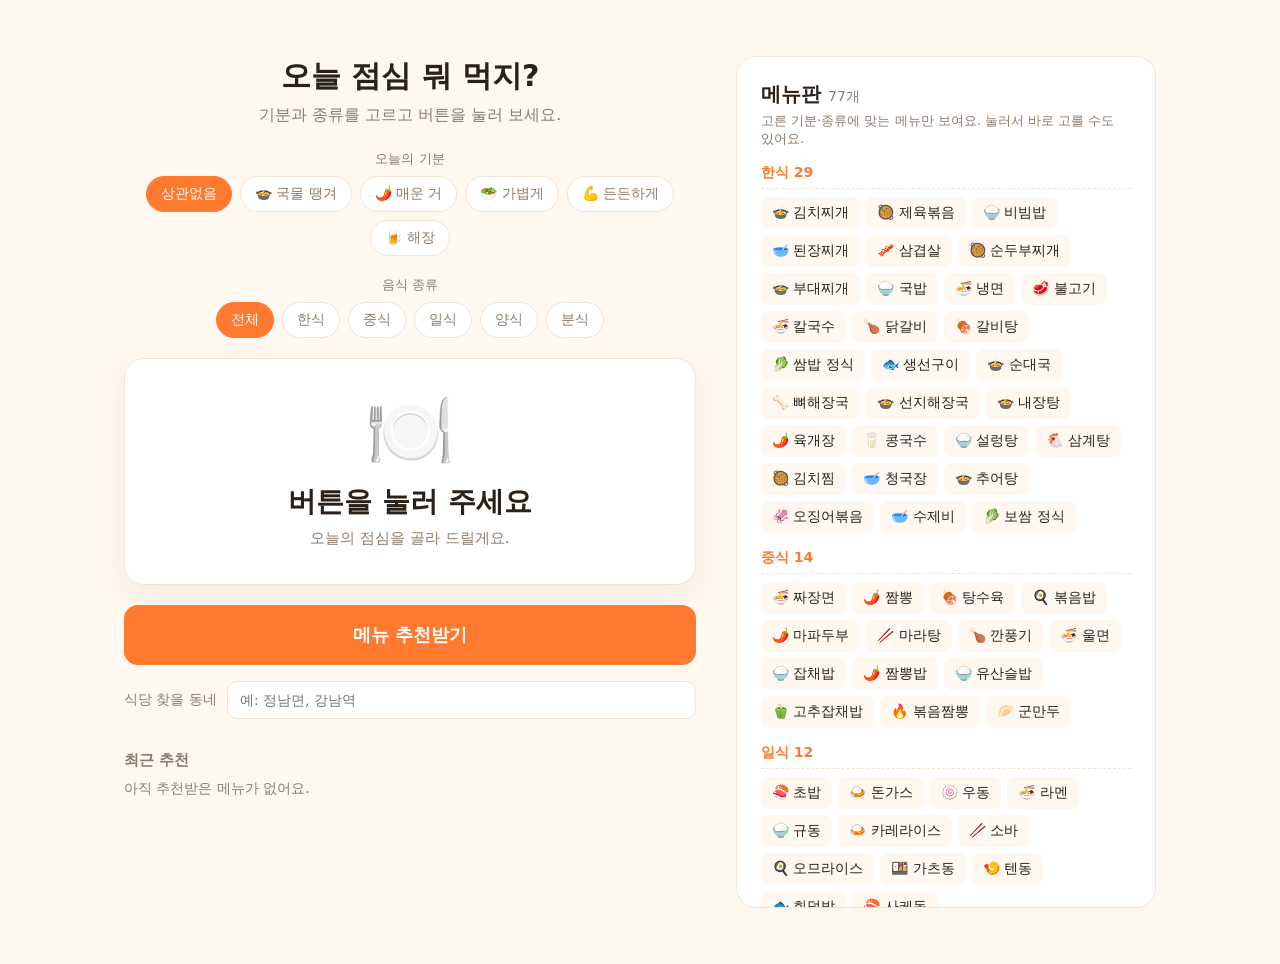
<file: lunch-menu/index.html>
<!DOCTYPE html>
<html lang="ko">
<head>
  <meta charset="UTF-8">
  <meta name="viewport" content="width=device-width, initial-scale=1.0">
  <title>오늘 점심 뭐 먹지?</title>
  <!-- 휴대폰 위쪽 상태 표시줄 색 -->
  <meta name="theme-color" content="#fff8f0">
  <!-- 휴대폰 "홈 화면에 추가" 했을 때 보일 이름 -->
  <meta name="apple-mobile-web-app-title" content="점심 추천">
  <!-- 브라우저 탭 아이콘 (그림 파일 없이 이모지로) -->
  <link rel="icon" href="data:image/svg+xml,<svg xmlns='http://www.w3.org/2000/svg' viewBox='0 0 100 100'><text y='.9em' font-size='90'>🍽️</text></svg>">
  <!-- 디자인(색, 크기, 배치)은 style.css에 있어요 -->
  <link rel="stylesheet" href="style.css">
</head>
<body>
  <div class="layout">

    <!-- ───── 왼쪽: 추천받는 곳 ───── -->
    <main class="recommend-area">
      <h1>오늘 점심 뭐 먹지?</h1>
      <p class="subtitle">기분과 종류를 고르고 버튼을 눌러 보세요.</p>

      <!-- 오늘의 기분 고르는 버튼들 (script.js가 채워 넣어요) -->
      <p class="filter-title">오늘의 기분</p>
      <div id="mood-buttons" class="filter-buttons"></div>

      <!-- 음식 종류 고르는 버튼들 (script.js가 채워 넣어요) -->
      <p class="filter-title">음식 종류</p>
      <div id="category-buttons" class="filter-buttons"></div>

      <!-- 추천 결과가 나오는 카드 -->
      <section id="result-card" class="result-card">
        <div id="result-emoji" class="result-emoji">🍽️</div>
        <div id="result-name" class="result-name">버튼을 눌러 주세요</div>
        <div id="result-description" class="result-description">오늘의 점심을 골라 드릴게요.</div>

        <!-- 근처 식당 찾기 (메뉴가 정해지면 나타나요) -->
        <div id="map-links" class="map-links">
          <a id="kakao-map-link" class="map-link kakao" target="_blank" rel="noopener">카카오맵으로 찾기</a>
          <a id="naver-map-link" class="map-link naver" target="_blank" rel="noopener">네이버지도로 찾기</a>
        </div>
      </section>

      <!-- 추천받기 버튼 -->
      <button id="recommend-button" class="recommend-button">메뉴 추천받기</button>

      <!-- 식당 찾을 동네 (한 번 적어 두면 기억해요) -->
      <label class="area-setting">
        <span>식당 찾을 동네</span>
        <input id="area-input" type="text" placeholder="예: 정남면, 강남역" autocomplete="off">
      </label>

      <!-- 최근에 추천받은 메뉴 -->
      <section class="history">
        <h2>최근 추천</h2>
        <ul id="history-list" class="history-list"></ul>
      </section>
    </main>

    <!-- ───── 오른쪽: 메뉴판 ───── -->
    <aside class="menu-board">
      <h2 class="menu-board-title">메뉴판 <span id="menu-board-count" class="menu-board-count"></span></h2>
      <p class="menu-board-help">고른 기분·종류에 맞는 메뉴만 보여요. 눌러서 바로 고를 수도 있어요.</p>
      <div id="menu-board-list"></div>
    </aside>

  </div>

  <!-- 동작(메뉴 고르기, 기록 남기기, 식당 찾기)은 script.js에 있어요 -->
  <script src="script.js"></script>
</body>
</html>
</file>
<file: lunch-menu/style.css>
/* ── 자주 쓰는 색을 한곳에 모아 둔 곳 ── */
:root {
  --background-color: #fff8f0;   /* 화면 배경 (따뜻한 아이보리) */
  --card-color: #ffffff;         /* 카드 배경 */
  --text-color: #2b2118;         /* 기본 글자 */
  --soft-text-color: #8c7b6b;    /* 흐린 글자 */
  --point-color: #ff7a2f;        /* 포인트 색 (주황) */
  --point-light-color: #fff0e6;  /* 연한 주황 */
  --line-color: #f0e4d6;         /* 테두리 */
}

* {
  margin: 0;
  padding: 0;
  box-sizing: border-box;
}

/* ── 전체 화면 ── */
body {
  background: var(--background-color);
  color: var(--text-color);
  font-family: system-ui, "Malgun Gothic", sans-serif;
  min-height: 100vh;
}

/* 왼쪽(추천)과 오른쪽(메뉴판)을 나란히 놓기 */
.layout {
  max-width: 1080px;
  margin: 0 auto;
  padding: 56px 24px;
  display: grid;
  grid-template-columns: minmax(0, 1fr) minmax(0, 420px);
  gap: 40px;
  align-items: start;
}

/* ── 왼쪽: 추천받는 곳 ── */
.recommend-area {
  text-align: center;
}

h1 {
  font-size: 30px;
  margin-bottom: 8px;
}

.subtitle {
  color: var(--soft-text-color);
  margin-bottom: 24px;
}

.filter-title {
  font-size: 13px;
  color: var(--soft-text-color);
  margin-bottom: 8px;
}

/* ── 기분 · 종류 버튼 ── */
.filter-buttons {
  display: flex;
  flex-wrap: wrap;
  justify-content: center;
  gap: 8px;
  margin-bottom: 20px;
}

.filter-button {
  padding: 8px 14px;
  font: inherit;
  font-size: 14px;
  color: var(--soft-text-color);
  background: var(--card-color);
  border: 1px solid var(--line-color);
  border-radius: 999px;
  cursor: pointer;
  transition: all 0.2s;
}

/* 고른 버튼은 주황색으로 표시 */
.filter-button.selected {
  color: #fff;
  background: var(--point-color);
  border-color: var(--point-color);
}

/* ── 추천 결과 카드 ── */
.result-card {
  padding: 36px 24px;
  background: var(--card-color);
  border: 1px solid var(--line-color);
  border-radius: 20px;
  box-shadow: 0 10px 30px rgba(120, 80, 40, 0.08);
  margin: 8px 0 20px;
}

.result-emoji {
  font-size: 72px;
  line-height: 1;
  margin-bottom: 16px;
}

.result-name {
  font-size: 28px;
  font-weight: 700;
  margin-bottom: 8px;
}

.result-description {
  color: var(--soft-text-color);
  font-size: 15px;
}

/* 메뉴를 고르는 동안 그림이 살짝 흔들려요 */
.result-card.choosing .result-emoji {
  animation: shake 0.15s infinite;
}

@keyframes shake {
  0%, 100% { transform: rotate(0deg); }
  50%      { transform: rotate(8deg); }
}

/* 최종 메뉴가 정해지면 톡 튀어나와요 */
.result-card.decided {
  animation: pop 0.4s ease;
}

@keyframes pop {
  0%   { transform: scale(0.95); }
  60%  { transform: scale(1.03); }
  100% { transform: scale(1); }
}

/* ── 근처 식당 찾기 버튼 ── */
.map-links {
  display: none;              /* 메뉴가 정해지기 전에는 숨겨요 */
  gap: 8px;
  justify-content: center;
  flex-wrap: wrap;
  margin-top: 20px;
}

.map-links.visible {
  display: flex;
}

.map-link {
  padding: 10px 14px;
  font-size: 14px;
  font-weight: 600;
  text-decoration: none;
  border-radius: 10px;
}

.map-link.kakao {
  color: #3c1e1e;
  background: #fee500;
}

.map-link.naver {
  color: #fff;
  background: #03c75a;
}

/* ── 추천받기 버튼 ── */
.recommend-button {
  width: 100%;
  padding: 18px;
  font: inherit;
  font-size: 18px;
  font-weight: 700;
  color: #fff;
  background: var(--point-color);
  border: none;
  border-radius: 14px;
  cursor: pointer;
  transition: transform 0.1s, opacity 0.2s;
}

.recommend-button:active {
  transform: scale(0.98);
}

.recommend-button:disabled {
  opacity: 0.6;
  cursor: default;
}

/* ── 식당 찾을 동네 ── */
.area-setting {
  display: flex;
  align-items: center;
  gap: 10px;
  margin-top: 16px;
  font-size: 14px;
  color: var(--soft-text-color);
}

.area-setting span {
  flex-shrink: 0;
}

.area-setting input {
  flex: 1;
  min-width: 0;
  padding: 10px 12px;
  font: inherit;
  color: var(--text-color);
  background: var(--card-color);
  border: 1px solid var(--line-color);
  border-radius: 10px;
  outline: none;
}

.area-setting input:focus {
  border-color: var(--point-color);
}

/* ── 최근 추천 기록 ── */
.history {
  margin-top: 32px;
  text-align: left;
}

.history h2 {
  font-size: 15px;
  color: var(--soft-text-color);
  margin-bottom: 10px;
}

.history-list {
  list-style: none;
  display: flex;
  flex-wrap: wrap;
  gap: 8px;
}

.history-list li {
  padding: 6px 12px;
  font-size: 14px;
  background: var(--card-color);
  border: 1px solid var(--line-color);
  border-radius: 8px;
}

.history-list .no-history {
  color: var(--soft-text-color);
  background: none;
  border: none;
  padding: 0;
}

/* ── 오른쪽: 메뉴판 ── */
.menu-board {
  position: sticky;            /* 화면을 내려도 메뉴판은 따라와요 */
  top: 24px;
  max-height: calc(100vh - 48px);
  overflow-y: auto;
  padding: 24px;
  background: var(--card-color);
  border: 1px solid var(--line-color);
  border-radius: 20px;
}

.menu-board-title {
  font-size: 20px;
  margin-bottom: 4px;
}

.menu-board-count {
  font-size: 14px;
  font-weight: 400;
  color: var(--soft-text-color);
}

.menu-board-help {
  font-size: 13px;
  color: var(--soft-text-color);
  margin-bottom: 16px;
}

/* 메뉴판의 종류 제목 (한식, 중식 …) */
.menu-board-category {
  font-size: 14px;
  font-weight: 700;
  color: var(--point-color);
  margin: 16px 0 8px;
  padding-bottom: 6px;
  border-bottom: 1px dashed var(--line-color);
}

.menu-board-items {
  display: flex;
  flex-wrap: wrap;
  gap: 6px;
}

/* 메뉴판의 메뉴 하나 */
.menu-board-item {
  padding: 6px 10px;
  font: inherit;
  font-size: 14px;
  color: var(--text-color);
  background: var(--background-color);
  border: 1px solid transparent;
  border-radius: 8px;
  cursor: pointer;
  transition: all 0.15s;
}

/* 마우스를 올렸을 때만 테두리 표시 (휴대폰에서 누른 뒤 테두리가 남지 않게) */
@media (hover: hover) {
  .menu-board-item:hover {
    border-color: var(--point-color);
  }
}

/* 지금 카드에 나온 메뉴는 메뉴판에서도 표시 */
.menu-board-item.chosen {
  color: var(--point-color);
  background: var(--point-light-color);
  border-color: var(--point-color);
  font-weight: 700;
}

.menu-board-empty {
  color: var(--soft-text-color);
  font-size: 14px;
  padding: 24px 0;
  text-align: center;
}

/* 휴대폰에서 버튼을 누를 때 생기는 파란 깜빡임 없애기 */
button, a {
  -webkit-tap-highlight-color: transparent;
}

/* ── 좁은 화면(휴대폰 · 태블릿) ── */
@media (max-width: 860px) {
  /* 메뉴판을 아래로 내리고, 맨 아래 고정 버튼 자리만큼 여백 두기 */
  .layout {
    grid-template-columns: minmax(0, 1fr);
    gap: 24px;
    padding: 32px 16px calc(110px + env(safe-area-inset-bottom));
  }

  h1 {
    font-size: 26px;
  }

  .subtitle {
    font-size: 14px;
    margin-bottom: 20px;
  }

  /* 기분 · 종류 버튼을 3칸씩 반듯하게 (한 줄에 버튼 하나만 떨어지지 않게) */
  .filter-buttons {
    display: grid;
    grid-template-columns: repeat(3, minmax(0, 1fr));
    gap: 6px;
    margin-bottom: 16px;
  }

  .filter-button {
    min-height: 42px;            /* 손가락으로 누르기 편한 크기 */
    padding: 8px 4px;
    white-space: nowrap;
  }

  /* 결과 카드를 조금 작게 */
  .result-card {
    padding: 28px 16px;
  }

  .result-emoji {
    font-size: 60px;
  }

  .result-name {
    font-size: 26px;
  }

  /* 지도 버튼은 나란히 반씩 */
  .map-links.visible {
    display: grid;
    grid-template-columns: 1fr 1fr;
  }

  .map-link {
    padding: 12px 6px;
    font-size: 13px;
  }

  /* 추천 버튼은 화면 맨 아래에 늘 떠 있게 (어디서든 엄지로 바로 누르기) */
  .recommend-button {
    position: fixed;
    left: 16px;
    right: 16px;
    bottom: calc(16px + env(safe-area-inset-bottom));
    width: auto;
    z-index: 10;
    box-shadow: 0 8px 24px rgba(255, 122, 47, 0.35);
  }

  /* 아이폰은 글자가 16px보다 작은 입력칸을 누르면 화면을 확대해요. 그래서 16px로 */
  .area-setting input {
    font-size: 16px;
  }

  .area-setting {
    margin-top: 0;
  }

  .menu-board {
    position: static;
    max-height: none;
    padding: 20px 16px;
  }

  .menu-board-item {
    padding: 8px 10px;           /* 손가락으로 누르기 편하게 조금 크게 */
  }
}

/* 움직임을 줄이도록 설정한 사람에게는 애니메이션을 꺼요 */
@media (prefers-reduced-motion: reduce) {
  * {
    animation: none !important;
    transition: none !important;
  }
}
</file>
